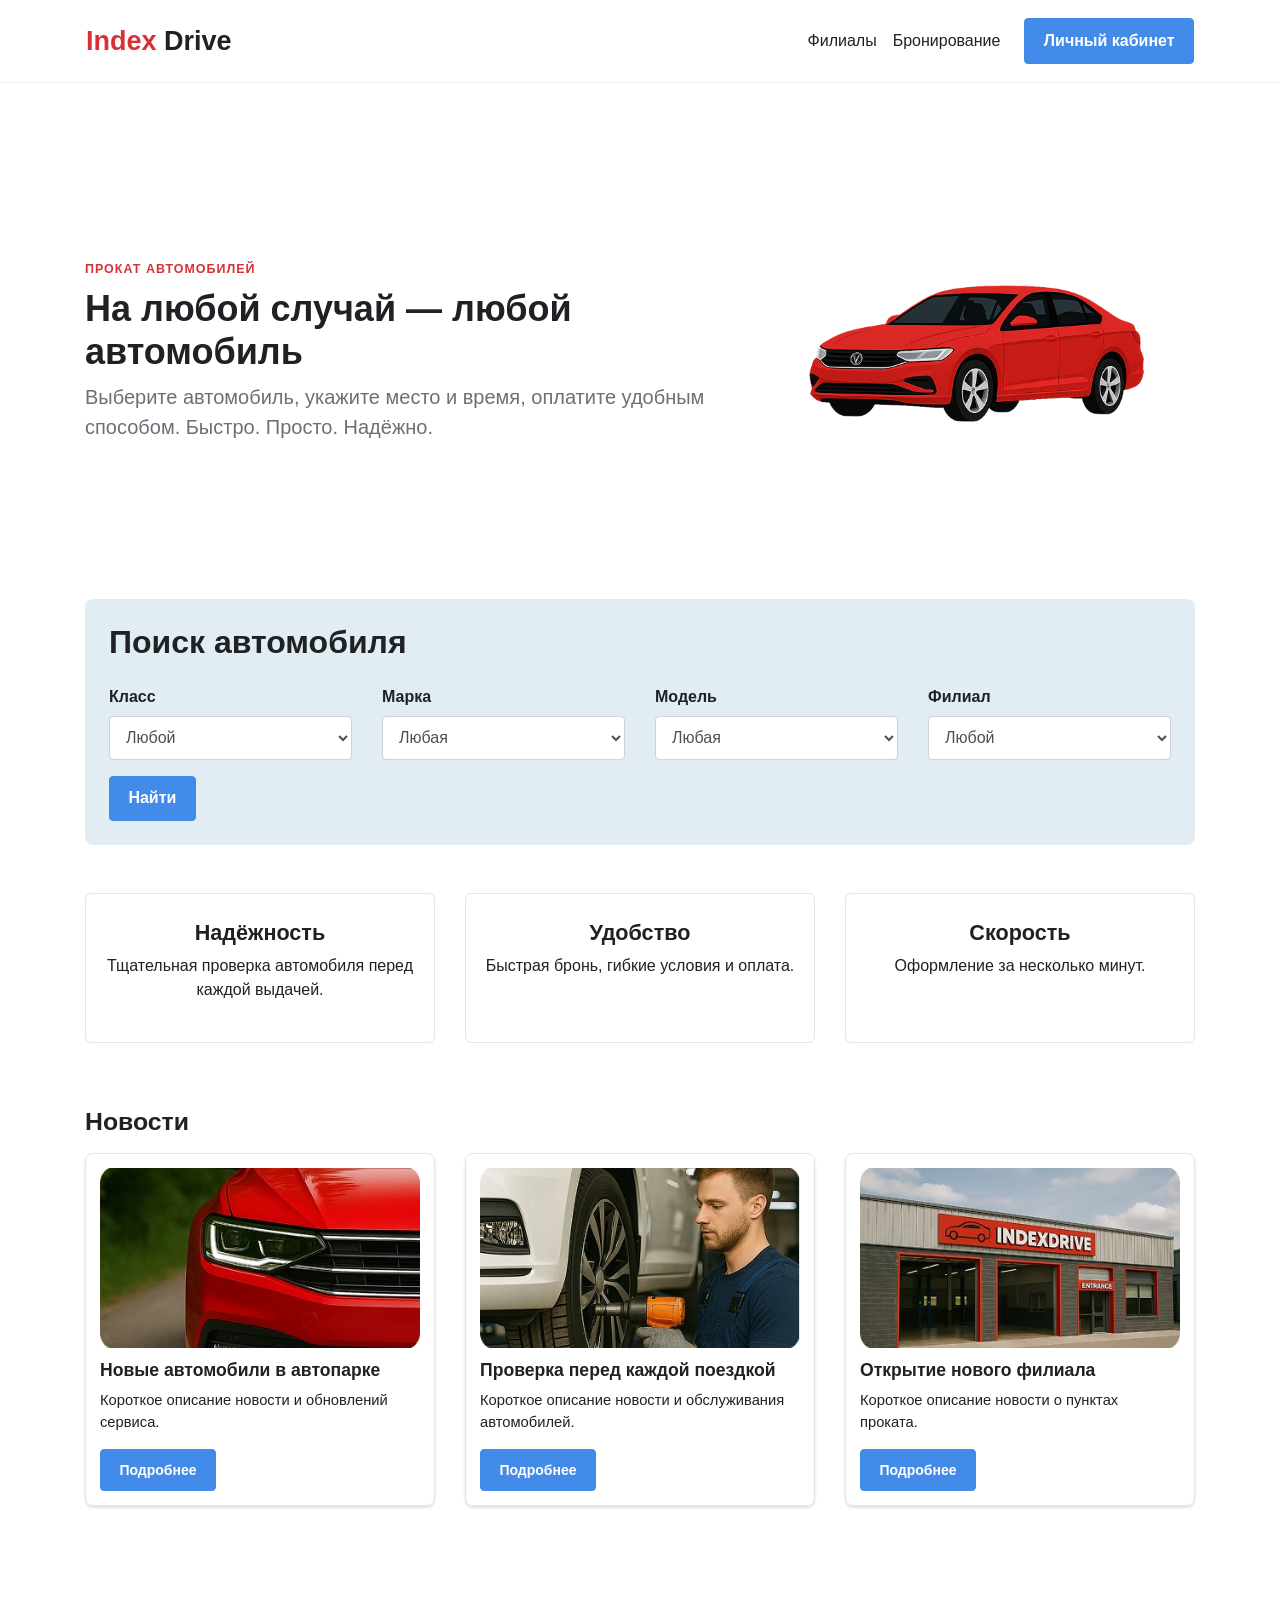
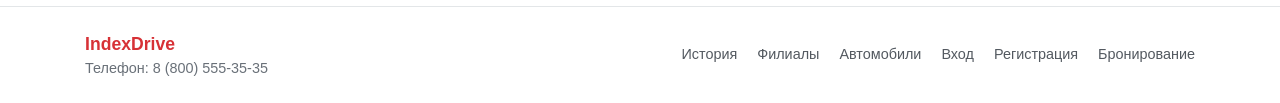
<file: indexdrive/index.html>
<!DOCTYPE html>
<html lang="ru">

<head>
    <meta charset="utf-8">
    <meta name="viewport" content="width=device-width, initial-scale=1">
    <meta name="author" content="Фатеев Владислав">
    <meta name="description" content="IndexDrive — аренда автомобилей">
    <title>IndexDrive — аренда автомобилей</title>
    <link rel="stylesheet" href="https://cdn.jsdelivr.net/npm/bootstrap@4.6.2/dist/css/bootstrap.min.css">
    <link rel="stylesheet" href="styles.css">
</head>

<body>

    <!-- шапка сайта -->
    <header class="header">
        <nav class="navbar navbar-expand-lg navbar-light container">
            <a class="navbar-brand" href="index.html">Index <span>Drive</span></a>

            <button class="navbar-toggler" type="button" data-toggle="collapse" data-target="#nav"
                aria-label="Меню">
                <span class="navbar-toggler-icon"></span>
            </button>

            <div class="collapse navbar-collapse" id="nav">
                <ul class="navbar-nav ml-auto align-items-lg-center">
                    <li class="nav-item">
                        <a class="nav-link" href="branches.html">Филиалы</a>
                    </li>
                    <li class="nav-item">
                        <a class="nav-link" href="booking.html">Бронирование</a>
                    </li>
                    <li class="nav-item ml-lg-3">
                        <a class="btn btn-primary" href="login.html">Личный кабинет</a>
                    </li>
                </ul>
            </div>
        </nav>
    </header>

    <main class="container content">

        <!-- первый экран -->
        <section class="row align-items-center promo">
            <div class="col-lg-7">
                <p class="subtitle">Прокат автомобилей</p>
                <h1>На любой случай — любой автомобиль</h1>
                <p class="lead">
                    Выберите автомобиль, укажите место и время, оплатите удобным способом.
                    Быстро. Просто. Надёжно.
                </p>
            </div>
            <div class="col-lg-5">
                <img class="promo-img" src="images/car-main.png" alt="Автомобиль IndexDrive">
            </div>
        </section>

        <!-- форма поиска -->
        <section class="search">
            <h2>Поиск автомобиля</h2>

            <div class="row align-items-end">
                <div class="form-group col-md-3">
                    <label for="class">Класс</label>
                    <select class="form-control" id="class">
                        <option>Любой</option>
                        <option>Эконом</option>
                        <option>Комфорт</option>
                        <option>Премиум</option>
                    </select>
                </div>

                <div class="form-group col-md-3">
                    <label for="make">Марка</label>
                    <select class="form-control" id="make">
                        <option>Любая</option>
                        <option>Toyota</option>
                        <option>BMW</option>
                        <option>Kia</option>
                    </select>
                </div>

                <div class="form-group col-md-3">
                    <label for="model">Модель</label>
                    <select class="form-control" id="model">
                        <option>Любая</option>
                        <option>Camry</option>
                        <option>5 Series</option>
                        <option>Rio</option>
                    </select>
                </div>

                <div class="form-group col-md-3">
                    <label for="branch">Филиал</label>
                    <select class="form-control" id="branch">
                        <option>Любой</option>
                        <option>Центр</option>
                        <option>Аэропорт</option>
                    </select>
                </div>

                <div class="col-12">
                    <a class="btn btn-primary" href="vehicles.html">Найти</a>
                </div>
            </div>
        </section>

        <!-- преимущества -->
        <section class="block">
            <div class="row">
                <article class="col-md-4 mb-3">
                    <div class="advantage">
                        <h3>Надёжность</h3>
                        <p>Тщательная проверка автомобиля перед каждой выдачей.</p>
                    </div>
                </article>
                <article class="col-md-4 mb-3">
                    <div class="advantage">
                        <h3>Удобство</h3>
                        <p>Быстрая бронь, гибкие условия и оплата.</p>
                    </div>
                </article>
                <article class="col-md-4 mb-3">
                    <div class="advantage">
                        <h3>Скорость</h3>
                        <p>Оформление за несколько минут.</p>
                    </div>
                </article>
            </div>
        </section>

        <!-- новости -->
        <section class="block">
            <h2>Новости</h2>

            <div class="row mt-3">
                <article class="col-md-4 mb-4">
                    <div class="news-block">
                        <img src="images/news-car.jpg" alt="Новость 1">
                        <h3>Новые автомобили в автопарке</h3>
                        <p>Короткое описание новости и обновлений сервиса.</p>
                        <a class="btn btn-primary btn-sm" href="history.html">Подробнее</a>
                    </div>
                </article>

                <article class="col-md-4 mb-4">
                    <div class="news-block">
                        <img src="images/news-service.jpg" alt="Новость 2">
                        <h3>Проверка перед каждой поездкой</h3>
                        <p>Короткое описание новости и обслуживания автомобилей.</p>
                        <a class="btn btn-primary btn-sm" href="history.html">Подробнее</a>
                    </div>
                </article>

                <article class="col-md-4 mb-4">
                    <div class="news-block">
                        <img src="images/news-branch.jpg" alt="Новость 3">
                        <h3>Открытие нового филиала</h3>
                        <p>Короткое описание новости о пунктах проката.</p>
                        <a class="btn btn-primary btn-sm" href="branches.html">Подробнее</a>
                    </div>
                </article>
            </div>
        </section>

    </main>

    <!-- подвал -->
    <footer class="footer">
        <div class="container footer-top">
            <div>
                <a class="footer-name" href="index.html">IndexDrive</a>
                <p>Телефон: 8 (800) 555-35-35</p>
            </div>

            <nav class="footer-menu">
                <a href="history.html">История</a>
                <a href="branches.html">Филиалы</a>
                <a href="vehicles.html">Автомобили</a>
                <a href="login.html">Вход</a>
                <a href="register.html">Регистрация</a>
                <a href="booking.html">Бронирование</a>
            </nav>
        </div>
    </footer>

    <script src="https://code.jquery.com/jquery-3.5.1.slim.min.js"></script>
    <script src="https://cdn.jsdelivr.net/npm/bootstrap@4.6.2/dist/js/bootstrap.bundle.min.js"></script>
</body>

</html>
</file>
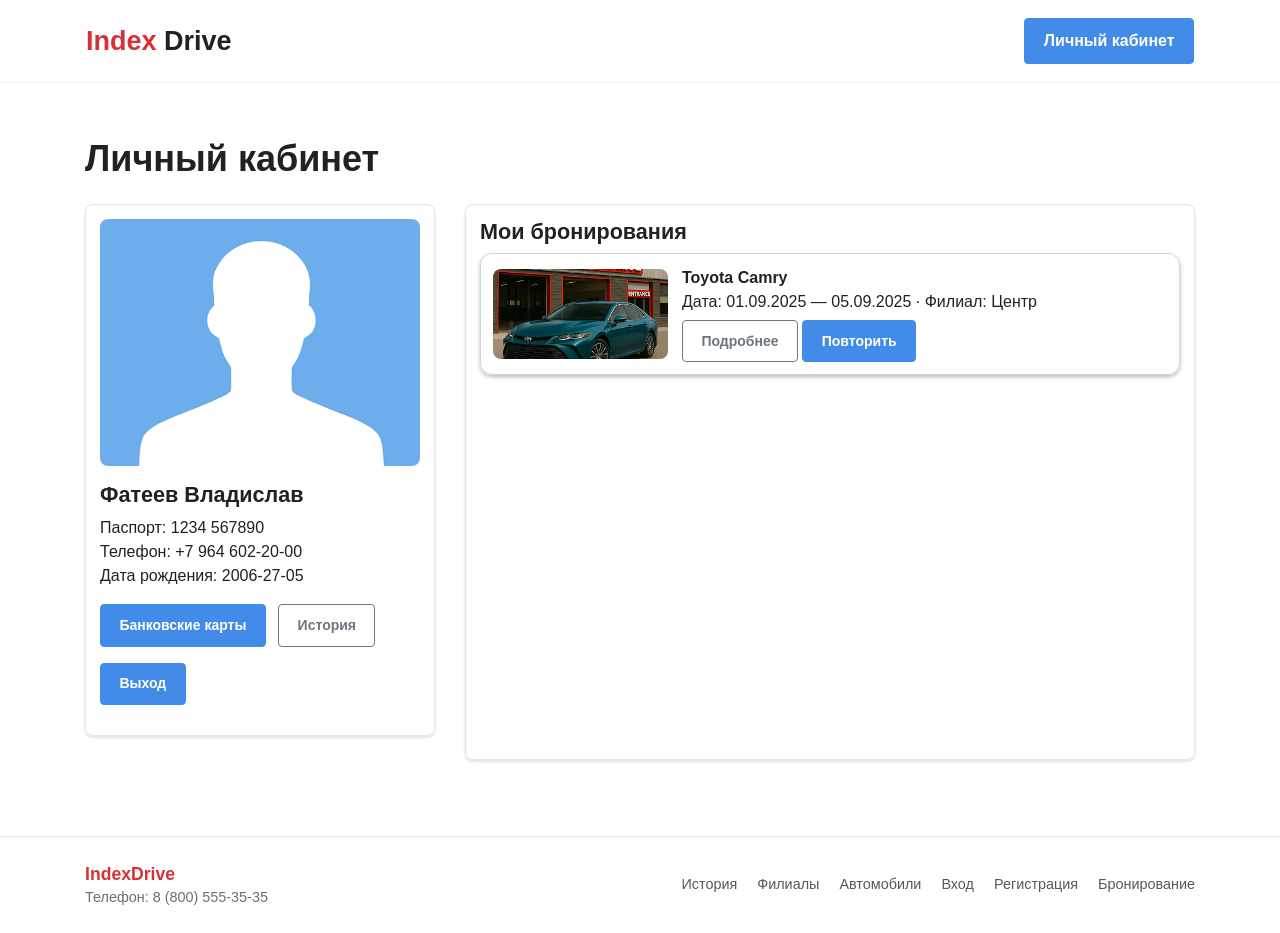
<file: indexdrive/account.html>
<!DOCTYPE html>
<html lang="ru">

<head>
    <meta charset="utf-8">
    <meta name="viewport" content="width=device-width, initial-scale=1">
    <title>Личный кабинет — IndexDrive</title>
    <link rel="stylesheet" href="https://cdn.jsdelivr.net/npm/bootstrap@4.6.2/dist/css/bootstrap.min.css">
    <link rel="stylesheet" href="styles.css">
</head>

<body>

    <header class="header">
        <nav class="navbar navbar-expand-lg navbar-light container">
            <a class="navbar-brand" href="index.html">Index <span>Drive</span></a>
            <a class="btn btn-primary ml-auto" href="login.html">Личный кабинет</a>
        </nav>
    </header>

    <main class="container content">
        <h1>Личный кабинет</h1>

        <div class="row mt-4">
            <aside class="col-lg-4 mb-4">
                <section class="panel">
                    <img class="avatar" src="images/avatar.png" alt="Фото профиля">
                    <h2 class="mt-3">Фатеев Владислав</h2>
                    <p>
                        Паспорт: 1234 567890<br>
                        Телефон: +7 964 602-20-00<br>
                        Дата рождения: 2006-27-05
                    </p>
                    <a class="btn btn-primary btn-sm" href="cards.html">Банковские карты</a>
                    <a class="btn btn-outline-secondary btn-sm ml-2" href="history.html">История</a>
                    <p class="mt-3">
                        <a class="btn btn-primary btn-sm" href="login.html">Выход</a>
                    </p>
                </section>
            </aside>

            <section class="col-lg-8">
                <div class="panel h-100">
                    <h2>Мои бронирования</h2>

                    <article class="booking-item">
                        <img src="images/car-toyota.png" alt="Toyota Camry">
                        <div>
                            <strong>Toyota Camry</strong>
                            <p>Дата: 01.09.2025 — 05.09.2025 · Филиал: Центр</p>
                            <a class="btn btn-outline-secondary btn-sm" href="booking-history.html">Подробнее</a>
                            <a class="btn btn-primary btn-sm" href="booking.html">Повторить</a>
                        </div>
                    </article>
                </div>
            </section>
        </div>
    </main>

    <footer class="footer">
        <div class="container footer-top">
            <div>
                <a class="footer-name" href="index.html">IndexDrive</a>
                <p>Телефон: 8 (800) 555-35-35</p>
            </div>

            <nav class="footer-menu">
                <a href="history.html">История</a>
                <a href="branches.html">Филиалы</a>
                <a href="vehicles.html">Автомобили</a>
                <a href="login.html">Вход</a>
                <a href="register.html">Регистрация</a>
                <a href="booking.html">Бронирование</a>
            </nav>
        </div>
    </footer>

</body>

</html>
</file>
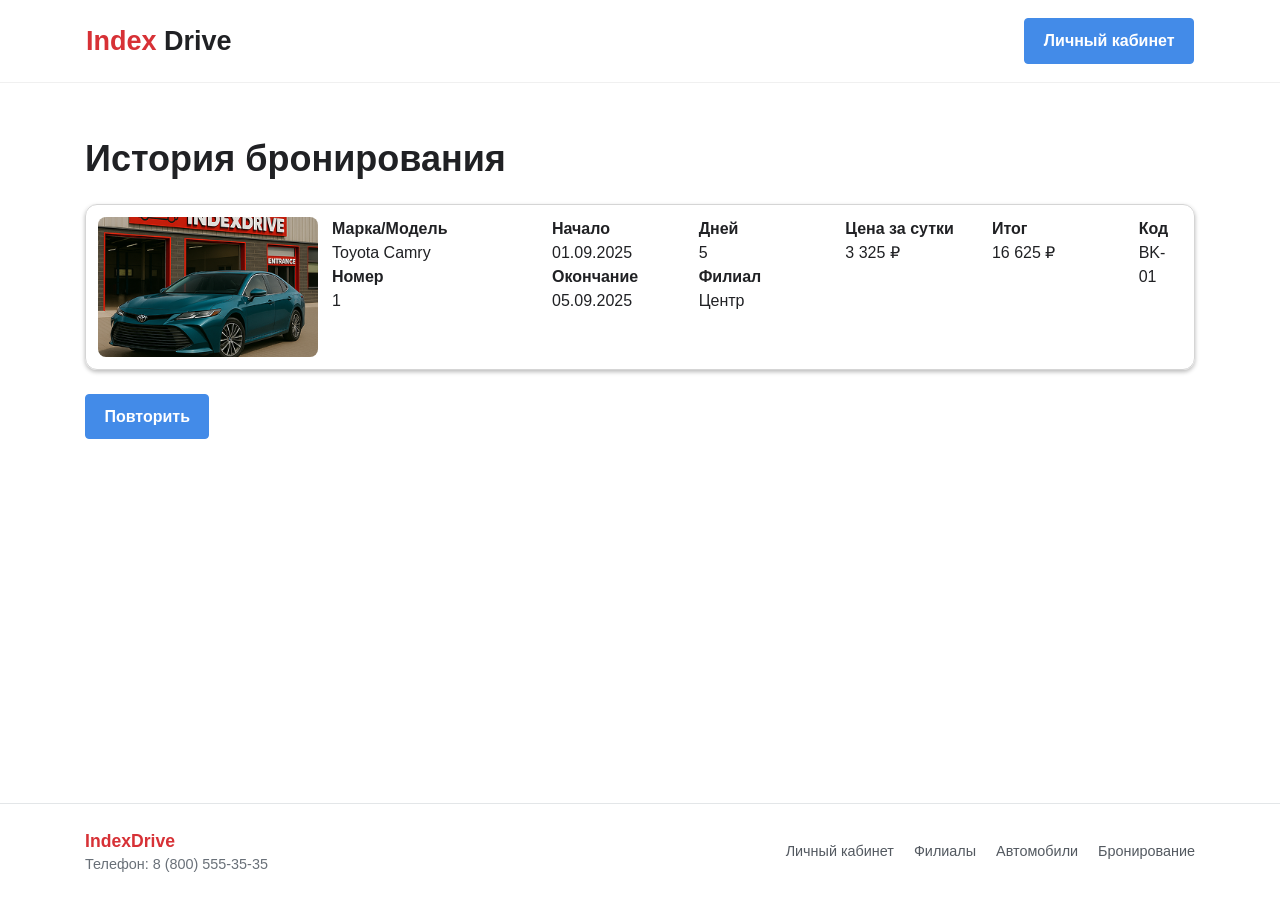
<file: indexdrive/booking-history.html>
<!DOCTYPE html>
<html lang="ru">

<head>
    <meta charset="utf-8">
    <meta name="viewport" content="width=device-width, initial-scale=1">
    <title>История бронирования — IndexDrive</title>
    <link rel="stylesheet" href="https://cdn.jsdelivr.net/npm/bootstrap@4.6.2/dist/css/bootstrap.min.css">
    <link rel="stylesheet" href="styles.css">
</head>

<body>

    <header class="header">
        <nav class="navbar navbar-expand-lg navbar-light container">
            <a class="navbar-brand" href="index.html">Index <span>Drive</span></a>
            <a class="btn btn-primary ml-auto" href="account.html">Личный кабинет</a>
        </nav>
    </header>

    <main class="container content">
        <h1>История бронирования</h1>

        <article class="history-item mt-4">
            <img src="images/car-toyota.png" alt="Toyota Camry">

            <div class="row flex-grow-1">
                <div class="col-md-3">
                    <strong>Марка/Модель</strong><br>
                    Toyota Camry<br>
                    <strong>Номер</strong><br>
                    1
                </div>

                <div class="col-md-2">
                    <strong>Начало</strong><br>
                    01.09.2025<br>
                    <strong>Окончание</strong><br>
                    05.09.2025
                </div>

                <div class="col-md-2">
                    <strong>Дней</strong><br>
                    5<br>
                    <strong>Филиал</strong><br>
                    Центр
                </div>

                <div class="col-md-2">
                    <strong>Цена за сутки</strong><br>
                    3 325 ₽
                </div>

                <div class="col-md-2">
                    <strong>Итог</strong><br>
                    16 625 ₽
                </div>

                <div class="col-md-1">
                    <strong>Код</strong><br>
                    BK-01
                </div>
            </div>
        </article>

        <a class="btn btn-primary mt-4" href="booking.html">Повторить</a>
    </main>

    <footer class="footer">
        <div class="container footer-top">
            <div>
                <a class="footer-name" href="index.html">IndexDrive</a>
                <p>Телефон: 8 (800) 555-35-35</p>
            </div>

            <nav class="footer-menu">
                <a href="account.html">Личный кабинет</a>
                <a href="branches.html">Филиалы</a>
                <a href="vehicles.html">Автомобили</a>
                <a href="booking.html">Бронирование</a>
            </nav>
        </div>
    </footer>

</body>

</html>
</file>
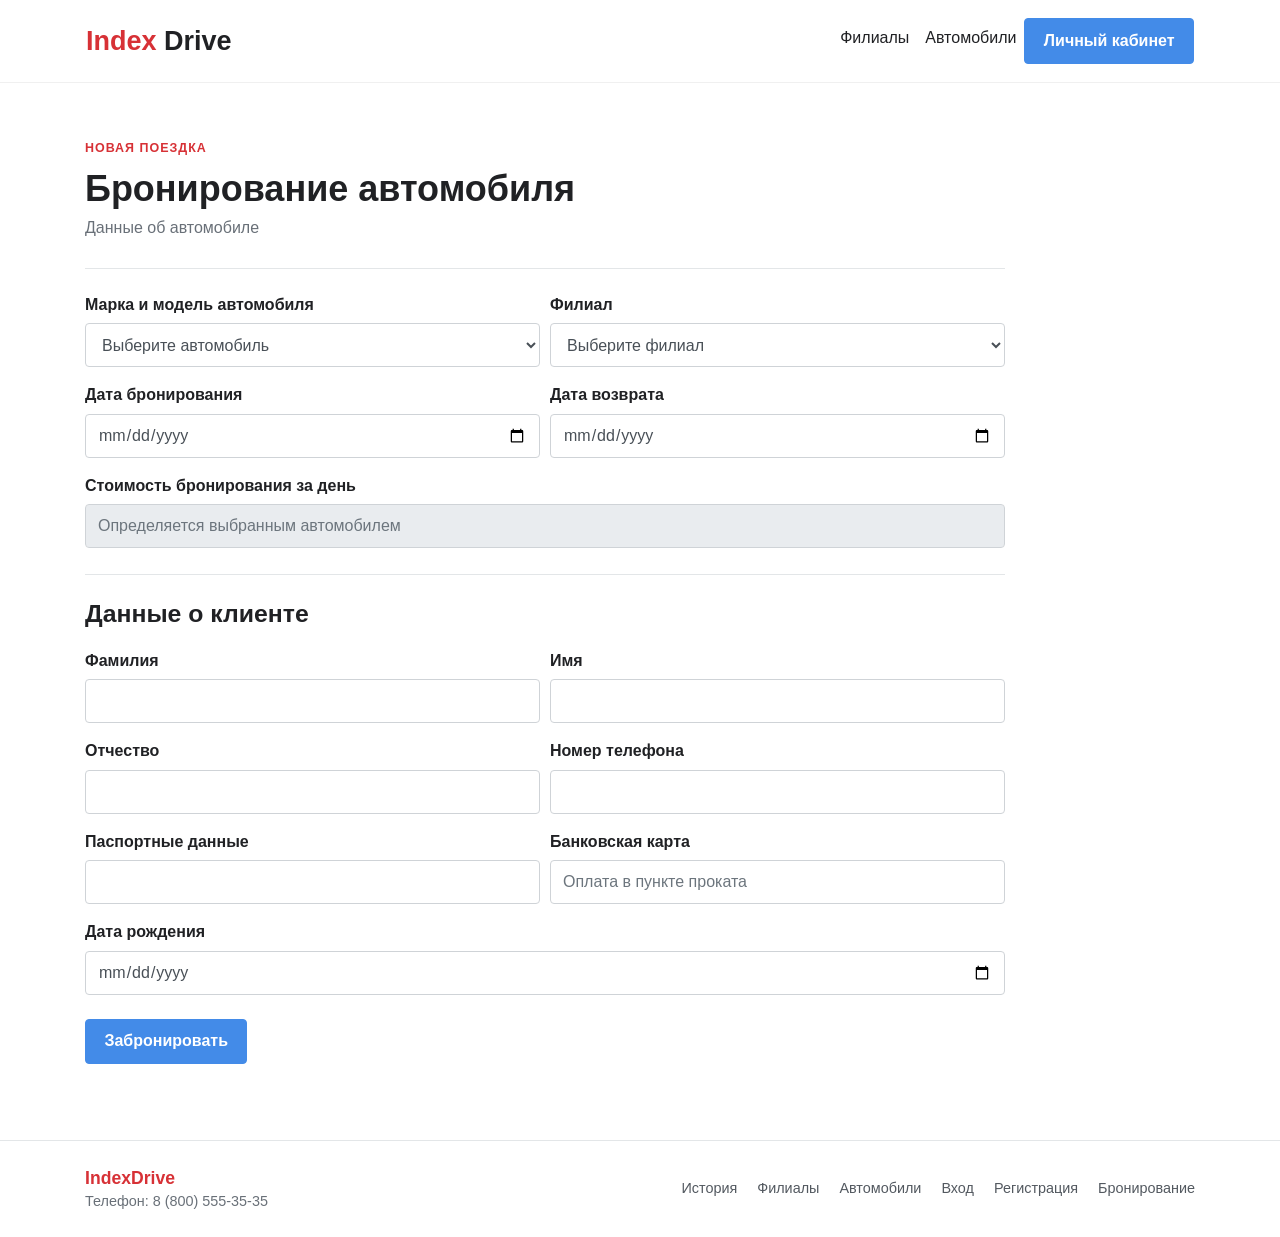
<file: indexdrive/booking.html>
<!DOCTYPE html>
<html lang="ru">

<head>
    <meta charset="utf-8">
    <meta name="viewport" content="width=device-width, initial-scale=1">
    <title>Бронирование — IndexDrive</title>
    <link rel="stylesheet" href="https://cdn.jsdelivr.net/npm/bootstrap@4.6.2/dist/css/bootstrap.min.css">
    <link rel="stylesheet" href="styles.css">
</head>

<body>

    <header class="header">
        <nav class="navbar navbar-expand-lg navbar-light container">
            <a class="navbar-brand" href="index.html">Index <span>Drive</span></a>

            <button class="navbar-toggler" type="button" data-toggle="collapse" data-target="#nav"
                aria-label="Меню">
                <span class="navbar-toggler-icon"></span>
            </button>

            <div class="collapse navbar-collapse" id="nav">
                <ul class="navbar-nav ml-auto">
                    <li class="nav-item">
                        <a class="nav-link" href="branches.html">Филиалы</a>
                    </li>
                    <li class="nav-item">
                        <a class="nav-link" href="vehicles.html">Автомобили</a>
                    </li>
                    <li class="nav-item">
                        <a class="btn btn-primary" href="login.html">Личный кабинет</a>
                    </li>
                </ul>
            </div>
        </nav>
    </header>

    <main class="container content form-block">
        <div class="row">
            <div class="col-lg-10">
                <p class="subtitle">Новая поездка</p>
                <h1>Бронирование автомобиля</h1>
                <p class="form-text">Данные об автомобиле</p>

                <div>
                    <!-- данные об автомобиле -->
                    <section class="form-part">
                        <div class="form-row">
                            <div class="form-group col-md-6">
                                <label for="car">Марка и модель автомобиля</label>
                                <select class="form-control" id="car">
                                    <option value="">Выберите автомобиль</option>
                                    <option>Комфортный седан</option>
                                    <option>Семейный кроссовер</option>
                                    <option>Городское купе</option>
                                </select>
                            </div>

                            <div class="form-group col-md-6">
                                <label for="branch">Филиал</label>
                                <select class="form-control" id="branch">
                                    <option value="">Выберите филиал</option>
                                    <option>Москва — Центр</option>
                                    <option>Санкт-Петербург</option>
                                    <option>Казань — Аэропорт</option>
                                </select>
                            </div>
                        </div>

                        <div class="form-row">
                            <div class="form-group col-md-6">
                                <label for="pickup">Дата бронирования</label>
                                <input class="form-control" type="date" id="pickup">
                            </div>

                            <div class="form-group col-md-6">
                                <label for="return">Дата возврата</label>
                                <input class="form-control" type="date" id="return">
                            </div>
                        </div>

                        <div class="form-group">
                            <label for="price">Стоимость бронирования за день</label>
                            <input class="form-control" id="price" disabled
                                placeholder="Определяется выбранным автомобилем">
                        </div>
                    </section>

                    <!-- данные о клиенте -->
                    <section class="form-part">
                        <h2>Данные о клиенте</h2>

                        <div class="form-row">
                            <div class="form-group col-md-6">
                                <label for="last">Фамилия</label>
                                <input class="form-control" id="last">
                            </div>

                            <div class="form-group col-md-6">
                                <label for="first">Имя</label>
                                <input class="form-control" id="first">
                            </div>
                        </div>

                        <div class="form-row">
                            <div class="form-group col-md-6">
                                <label for="middle">Отчество</label>
                                <input class="form-control" id="middle">
                            </div>

                            <div class="form-group col-md-6">
                                <label for="phone">Номер телефона</label>
                                <input class="form-control" type="tel" id="phone">
                            </div>
                        </div>

                        <div class="form-row">
                            <div class="form-group col-md-6">
                                <label for="passport">Паспортные данные</label>
                                <input class="form-control" id="passport">
                            </div>

                            <div class="form-group col-md-6">
                                <label for="card">Банковская карта</label>
                                <input class="form-control" id="card" placeholder="Оплата в пункте проката">
                            </div>
                        </div>

                        <div class="form-group">
                            <label for="birth">Дата рождения</label>
                            <input class="form-control" type="date" id="birth">
                        </div>
                    </section>

                    <a class="btn btn-primary mt-2" href="account.html">Забронировать</a>
                </div>
            </div>
        </div>
    </main>

    <footer class="footer">
        <div class="container footer-top">
            <div>
                <a class="footer-name" href="index.html">IndexDrive</a>
                <p>Телефон: 8 (800) 555-35-35</p>
            </div>

            <nav class="footer-menu">
                <a href="history.html">История</a>
                <a href="branches.html">Филиалы</a>
                <a href="vehicles.html">Автомобили</a>
                <a href="login.html">Вход</a>
                <a href="register.html">Регистрация</a>
                <a href="booking.html">Бронирование</a>
            </nav>
        </div>
    </footer>

    <script src="https://code.jquery.com/jquery-3.5.1.slim.min.js"></script>
    <script src="https://cdn.jsdelivr.net/npm/bootstrap@4.6.2/dist/js/bootstrap.bundle.min.js"></script>
</body>

</html>
</file>
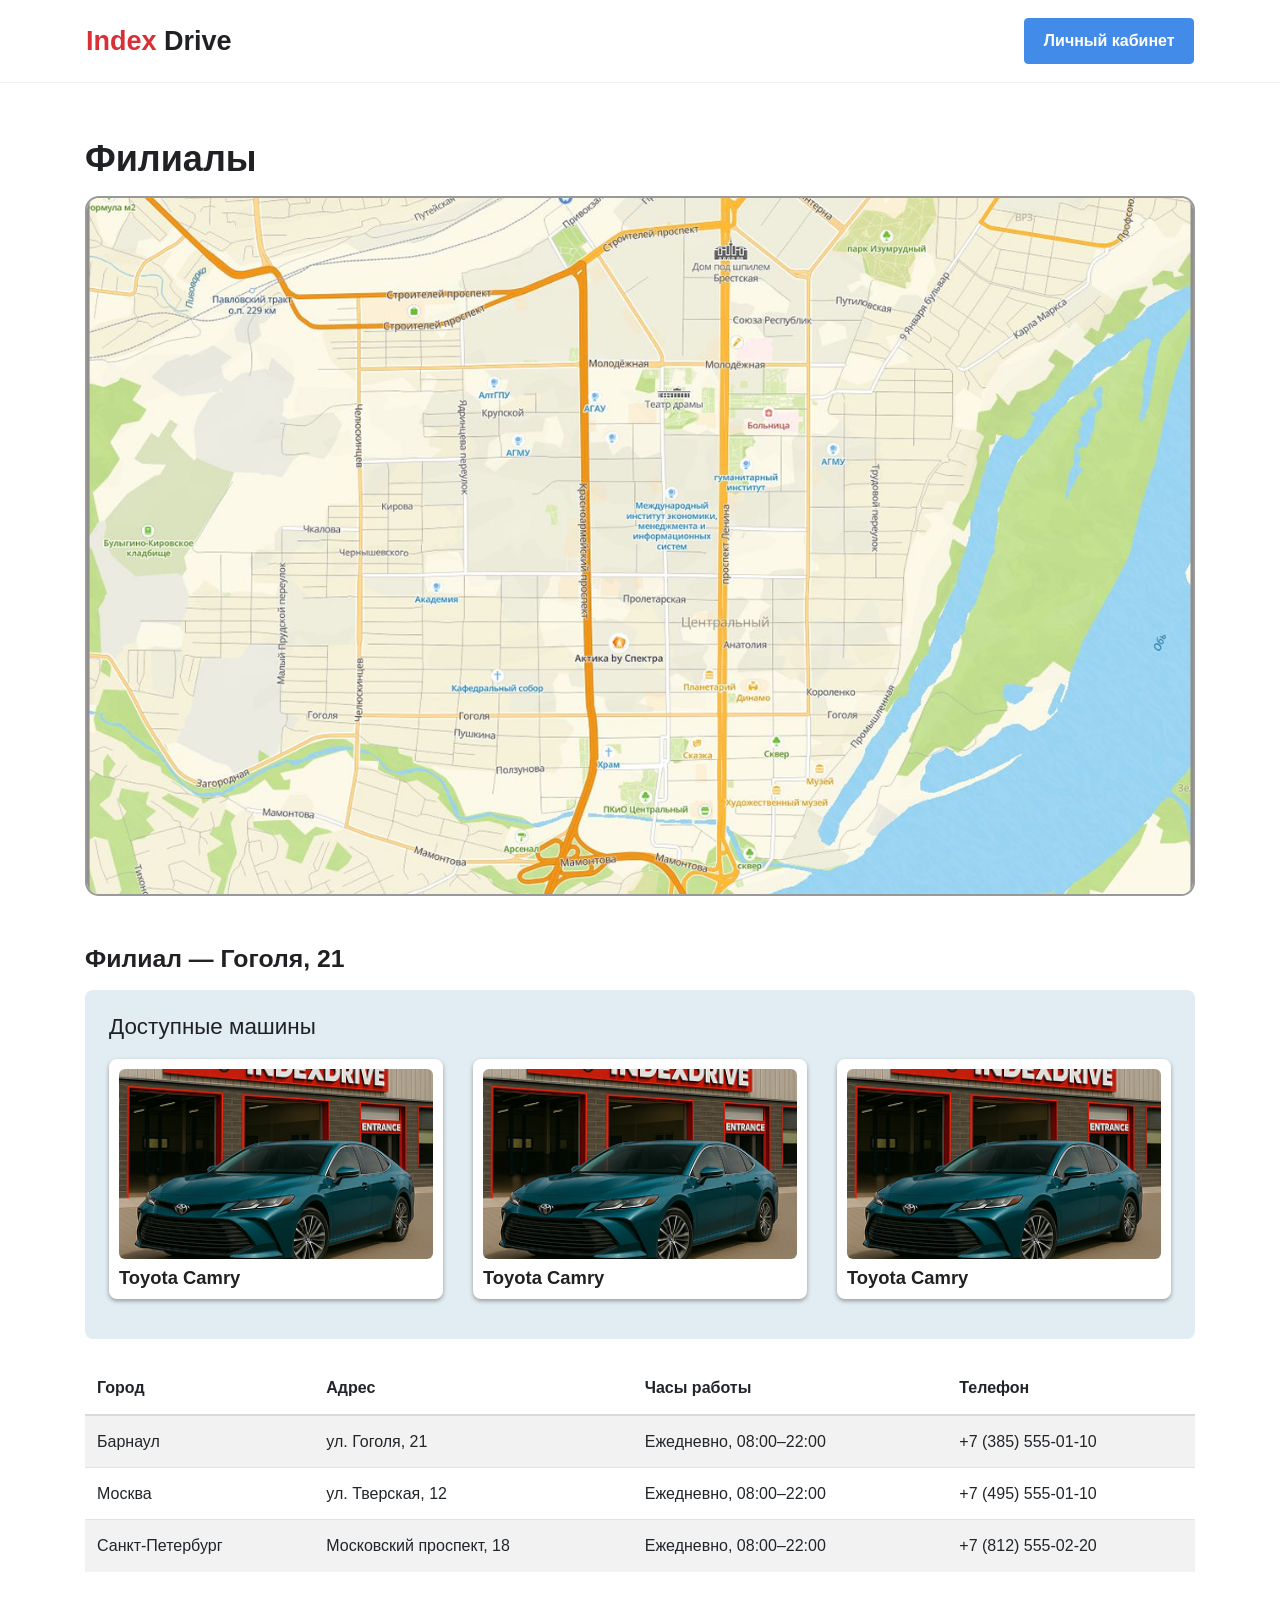
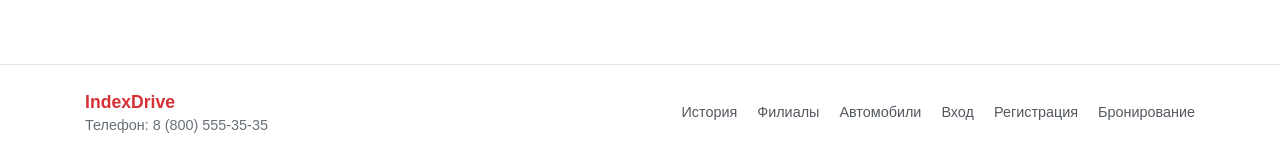
<file: indexdrive/branches.html>
<!DOCTYPE html>
<html lang="ru">

<head>
    <meta charset="utf-8">
    <meta name="viewport" content="width=device-width, initial-scale=1">
    <title>Филиалы — IndexDrive</title>
    <link rel="stylesheet" href="https://cdn.jsdelivr.net/npm/bootstrap@4.6.2/dist/css/bootstrap.min.css">
    <link rel="stylesheet" href="styles.css">
</head>

<body>

    <header class="header">
        <nav class="navbar navbar-expand-lg navbar-light container">
            <a class="navbar-brand" href="index.html">Index <span>Drive</span></a>
            <a class="btn btn-primary ml-auto" href="login.html">Личный кабинет</a>
        </nav>
    </header>

    <main class="container content">
        <h1>Филиалы</h1>

        <img class="map-img mt-3" src="images/map.png" alt="Карта расположения филиалов IndexDrive">

        <h2 class="mt-5">Филиал — Гоголя, 21</h2>

        <section class="cars-list mt-3">
            <h3>Доступные машины</h3>

            <div class="row">
                <article class="col-md-4 mb-3">
                    <div class="car-mini">
                        <img src="images/car-toyota.png" alt="Toyota Camry">
                        <h4>Toyota Camry</h4>
                    </div>
                </article>

                <article class="col-md-4 mb-3">
                    <div class="car-mini">
                        <img src="images/car-toyota.png" alt="Toyota Camry">
                        <h4>Toyota Camry</h4>
                    </div>
                </article>

                <article class="col-md-4 mb-3">
                    <div class="car-mini">
                        <img src="images/car-toyota.png" alt="Toyota Camry">
                        <h4>Toyota Camry</h4>
                    </div>
                </article>
            </div>
        </section>

        <!-- таблица с адресами -->
        <div class="table-responsive mt-4">
            <table class="table table-striped">
                <thead>
                    <tr>
                        <th>Город</th>
                        <th>Адрес</th>
                        <th>Часы работы</th>
                        <th>Телефон</th>
                    </tr>
                </thead>
                <tbody>
                    <tr>
                        <td>Барнаул</td>
                        <td>ул. Гоголя, 21</td>
                        <td>Ежедневно, 08:00–22:00</td>
                        <td>+7 (385) 555-01-10</td>
                    </tr>
                    <tr>
                        <td>Москва</td>
                        <td>ул. Тверская, 12</td>
                        <td>Ежедневно, 08:00–22:00</td>
                        <td>+7 (495) 555-01-10</td>
                    </tr>
                    <tr>
                        <td>Санкт-Петербург</td>
                        <td>Московский проспект, 18</td>
                        <td>Ежедневно, 08:00–22:00</td>
                        <td>+7 (812) 555-02-20</td>
                    </tr>
                </tbody>
            </table>
        </div>
    </main>

    <footer class="footer">
        <div class="container footer-top">
            <div>
                <a class="footer-name" href="index.html">IndexDrive</a>
                <p>Телефон: 8 (800) 555-35-35</p>
            </div>

            <nav class="footer-menu">
                <a href="history.html">История</a>
                <a href="branches.html">Филиалы</a>
                <a href="vehicles.html">Автомобили</a>
                <a href="login.html">Вход</a>
                <a href="register.html">Регистрация</a>
                <a href="booking.html">Бронирование</a>
            </nav>
        </div>
    </footer>

</body>

</html>
</file>
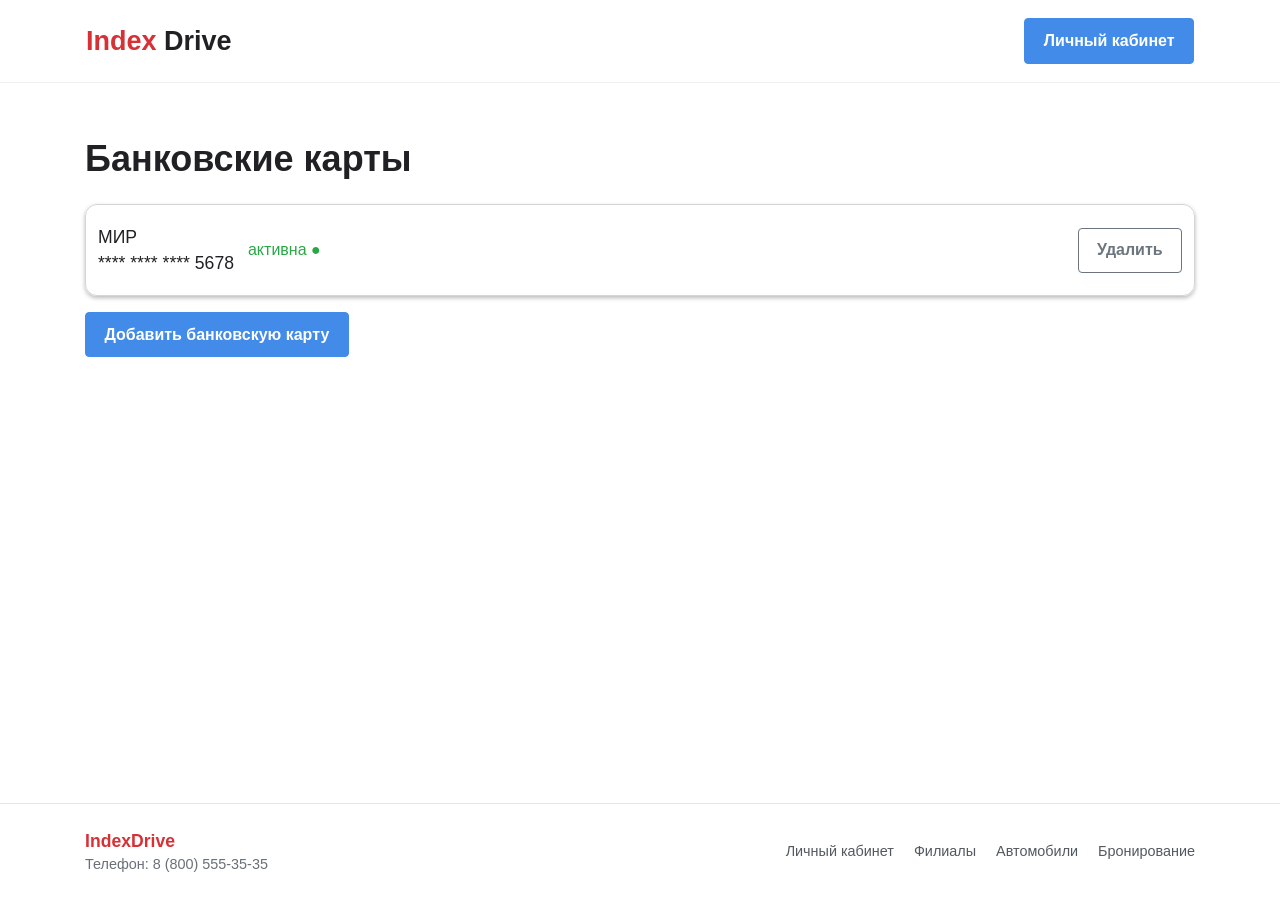
<file: indexdrive/cards.html>
<!DOCTYPE html>
<html lang="ru">

<head>
    <meta charset="utf-8">
    <meta name="viewport" content="width=device-width, initial-scale=1">
    <title>Банковские карты — IndexDrive</title>
    <link rel="stylesheet" href="https://cdn.jsdelivr.net/npm/bootstrap@4.6.2/dist/css/bootstrap.min.css">
    <link rel="stylesheet" href="styles.css">
</head>

<body>

    <header class="header">
        <nav class="navbar navbar-expand-lg navbar-light container">
            <a class="navbar-brand" href="index.html">Index <span>Drive</span></a>
            <a class="btn btn-primary ml-auto" href="account.html">Личный кабинет</a>
        </nav>
    </header>

    <main class="container content">
        <h1>Банковские карты</h1>

        <section class="card-item mt-4">
            <div>
                <span>МИР</span><br>
                **** **** **** 5678
            </div>
            <span class="text-success">активна ●</span>
            <button class="btn btn-outline-secondary">Удалить</button>
        </section>

        <button class="btn btn-primary mt-3">Добавить банковскую карту</button>
    </main>

    <footer class="footer">
        <div class="container footer-top">
            <div>
                <a class="footer-name" href="index.html">IndexDrive</a>
                <p>Телефон: 8 (800) 555-35-35</p>
            </div>

            <nav class="footer-menu">
                <a href="account.html">Личный кабинет</a>
                <a href="branches.html">Филиалы</a>
                <a href="vehicles.html">Автомобили</a>
                <a href="booking.html">Бронирование</a>
            </nav>
        </div>
    </footer>

</body>

</html>
</file>
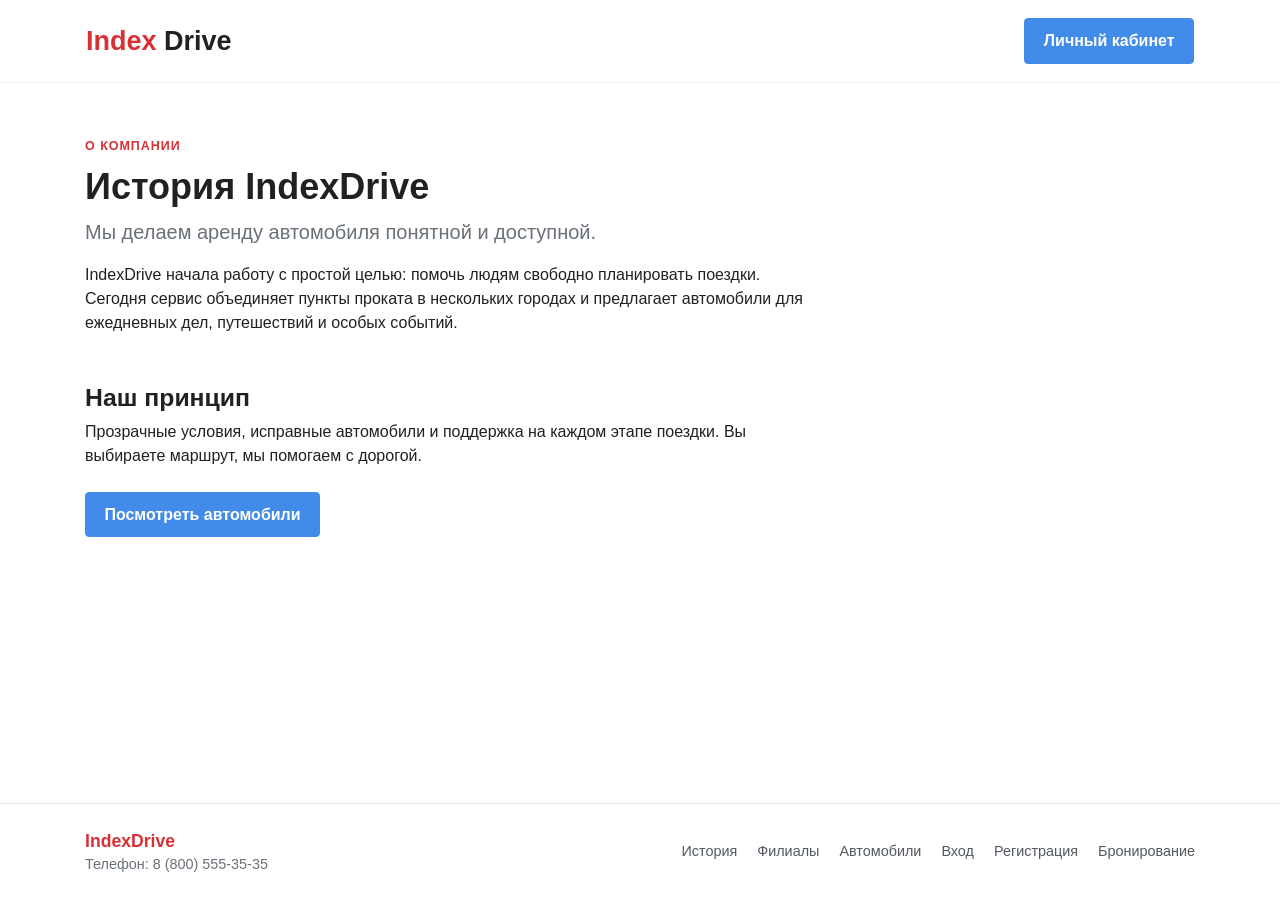
<file: indexdrive/history.html>
<!DOCTYPE html>
<html lang="ru">

<head>
    <meta charset="utf-8">
    <meta name="viewport" content="width=device-width, initial-scale=1">
    <title>История — IndexDrive</title>
    <link rel="stylesheet" href="https://cdn.jsdelivr.net/npm/bootstrap@4.6.2/dist/css/bootstrap.min.css">
    <link rel="stylesheet" href="styles.css">
</head>

<body>

    <header class="header">
        <nav class="navbar navbar-expand-lg navbar-light container">
            <a class="navbar-brand" href="index.html">Index <span>Drive</span></a>
            <a class="btn btn-primary ml-auto" href="login.html">Личный кабинет</a>
        </nav>
    </header>

    <main class="container content">
        <div class="row">
            <article class="col-lg-8">
                <p class="subtitle">О компании</p>
                <h1>История IndexDrive</h1>
                <p class="lead">Мы делаем аренду автомобиля понятной и доступной.</p>

                <p>
                    IndexDrive начала работу с простой целью: помочь людям свободно планировать поездки.
                    Сегодня сервис объединяет пункты проката в нескольких городах и предлагает автомобили
                    для ежедневных дел, путешествий и особых событий.
                </p>

                <h2 class="mt-5">Наш принцип</h2>

                <p>
                    Прозрачные условия, исправные автомобили и поддержка на каждом этапе поездки.
                    Вы выбираете маршрут, мы помогаем с дорогой.
                </p>

                <a class="btn btn-primary mt-2" href="vehicles.html">Посмотреть автомобили</a>
            </article>
        </div>
    </main>

    <footer class="footer">
        <div class="container footer-top">
            <div>
                <a class="footer-name" href="index.html">IndexDrive</a>
                <p>Телефон: 8 (800) 555-35-35</p>
            </div>

            <nav class="footer-menu">
                <a href="history.html">История</a>
                <a href="branches.html">Филиалы</a>
                <a href="vehicles.html">Автомобили</a>
                <a href="login.html">Вход</a>
                <a href="register.html">Регистрация</a>
                <a href="booking.html">Бронирование</a>
            </nav>
        </div>
    </footer>

</body>

</html>
</file>
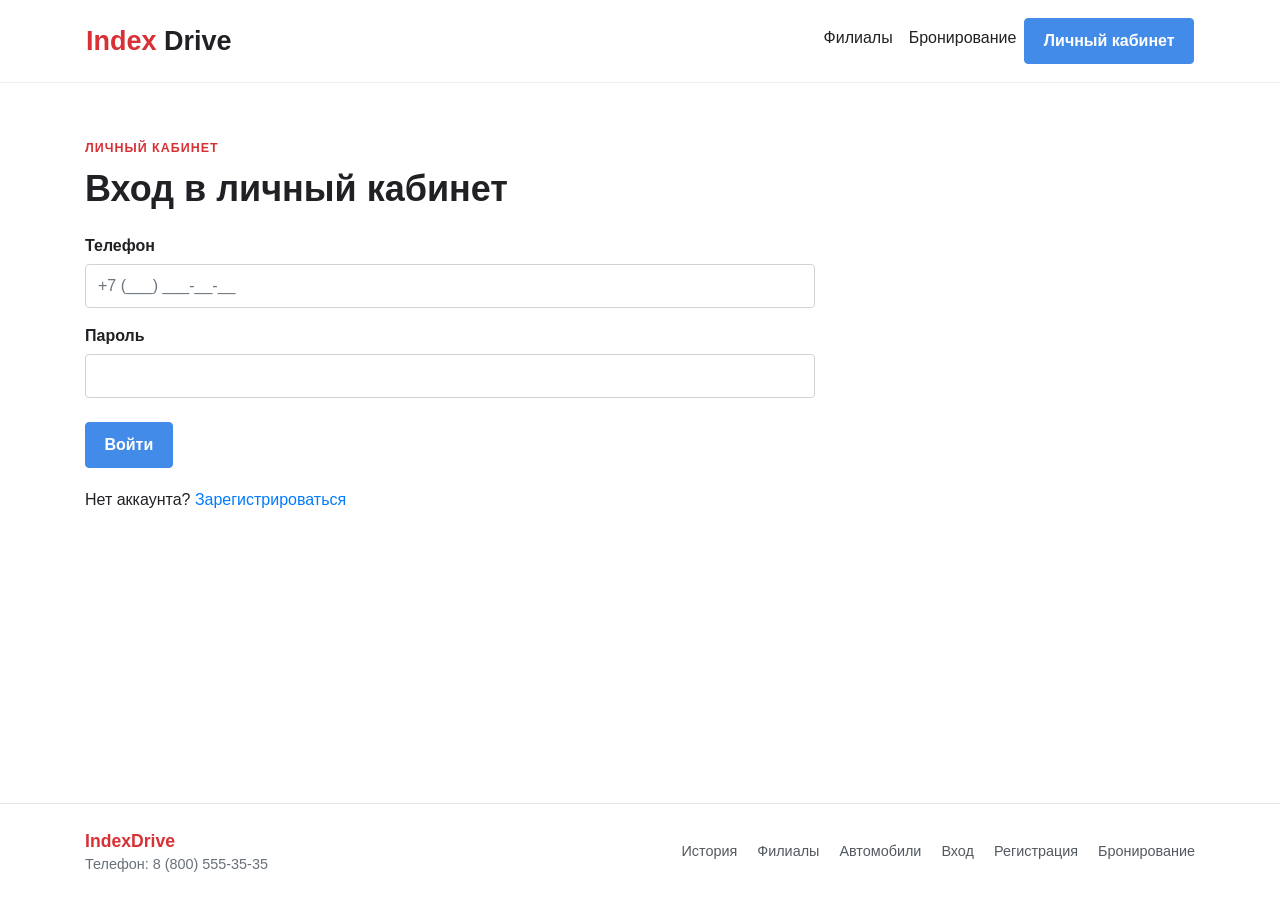
<file: indexdrive/login.html>
<!DOCTYPE html>
<html lang="ru">

<head>
    <meta charset="utf-8">
    <meta name="viewport" content="width=device-width, initial-scale=1">
    <title>Вход — IndexDrive</title>
    <link rel="stylesheet" href="https://cdn.jsdelivr.net/npm/bootstrap@4.6.2/dist/css/bootstrap.min.css">
    <link rel="stylesheet" href="styles.css">
</head>

<body>

    <header class="header">
        <nav class="navbar navbar-expand-lg navbar-light container">
            <a class="navbar-brand" href="index.html">Index <span>Drive</span></a>

            <button class="navbar-toggler" type="button" data-toggle="collapse" data-target="#nav"
                aria-label="Меню">
                <span class="navbar-toggler-icon"></span>
            </button>

            <div class="collapse navbar-collapse" id="nav">
                <ul class="navbar-nav ml-auto">
                    <li class="nav-item">
                        <a class="nav-link" href="branches.html">Филиалы</a>
                    </li>
                    <li class="nav-item">
                        <a class="nav-link" href="booking.html">Бронирование</a>
                    </li>
                    <li class="nav-item">
                        <a class="btn btn-primary" href="login.html">Личный кабинет</a>
                    </li>
                </ul>
            </div>
        </nav>
    </header>

    <main class="container content form-block">
        <div class="row">
            <div class="col-lg-8">
                <p class="subtitle">Личный кабинет</p>
                <h1>Вход в личный кабинет</h1>

                <div class="mt-4">
                    <div class="form-group">
                        <label for="phone">Телефон</label>
                        <input class="form-control" type="tel" id="phone" placeholder="+7 (___) ___-__-__">
                    </div>

                    <div class="form-group">
                        <label for="pass">Пароль</label>
                        <input class="form-control" type="password" id="pass">
                    </div>

                    <a class="btn btn-primary mt-2" href="account.html">Войти</a>
                </div>

                <p class="form-note">
                    Нет аккаунта? <a href="register.html">Зарегистрироваться</a>
                </p>
            </div>
        </div>
    </main>

    <footer class="footer">
        <div class="container footer-top">
            <div>
                <a class="footer-name" href="index.html">IndexDrive</a>
                <p>Телефон: 8 (800) 555-35-35</p>
            </div>

            <nav class="footer-menu">
                <a href="history.html">История</a>
                <a href="branches.html">Филиалы</a>
                <a href="vehicles.html">Автомобили</a>
                <a href="login.html">Вход</a>
                <a href="register.html">Регистрация</a>
                <a href="booking.html">Бронирование</a>
            </nav>
        </div>
    </footer>

    <script src="https://code.jquery.com/jquery-3.5.1.slim.min.js"></script>
    <script src="https://cdn.jsdelivr.net/npm/bootstrap@4.6.2/dist/js/bootstrap.bundle.min.js"></script>
</body>

</html>
</file>
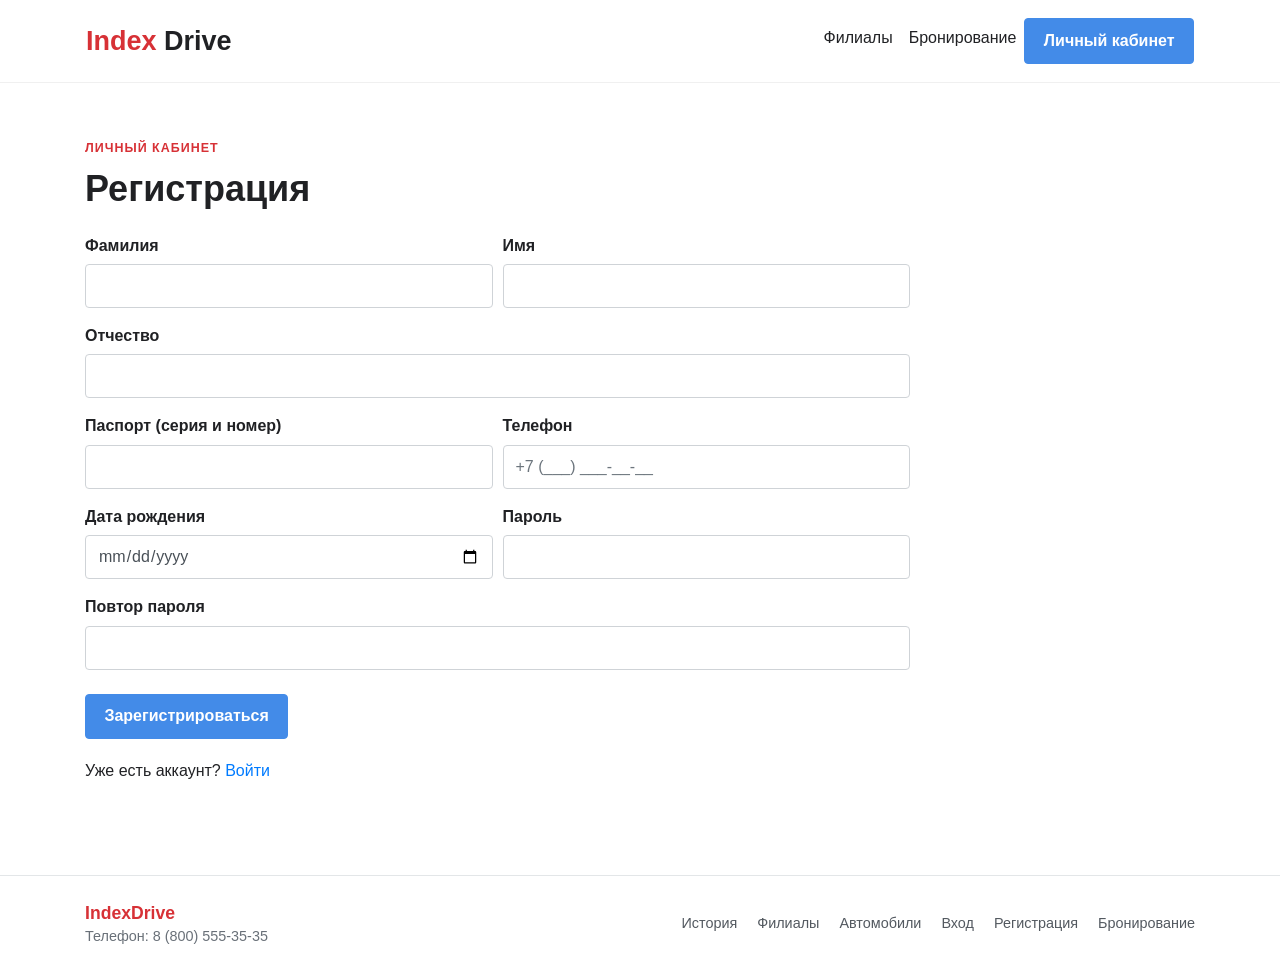
<file: indexdrive/register.html>
<!DOCTYPE html>
<html lang="ru">

<head>
    <meta charset="utf-8">
    <meta name="viewport" content="width=device-width, initial-scale=1">
    <title>Регистрация — IndexDrive</title>
    <link rel="stylesheet" href="https://cdn.jsdelivr.net/npm/bootstrap@4.6.2/dist/css/bootstrap.min.css">
    <link rel="stylesheet" href="styles.css">
</head>

<body>

    <header class="header">
        <nav class="navbar navbar-expand-lg navbar-light container">
            <a class="navbar-brand" href="index.html">Index <span>Drive</span></a>

            <button class="navbar-toggler" type="button" data-toggle="collapse" data-target="#nav"
                aria-label="Меню">
                <span class="navbar-toggler-icon"></span>
            </button>

            <div class="collapse navbar-collapse" id="nav">
                <ul class="navbar-nav ml-auto">
                    <li class="nav-item">
                        <a class="nav-link" href="branches.html">Филиалы</a>
                    </li>
                    <li class="nav-item">
                        <a class="nav-link" href="booking.html">Бронирование</a>
                    </li>
                    <li class="nav-item">
                        <a class="btn btn-primary" href="login.html">Личный кабинет</a>
                    </li>
                </ul>
            </div>
        </nav>
    </header>

    <main class="container content form-block">
        <div class="row">
            <div class="col-lg-9">
                <p class="subtitle">Личный кабинет</p>
                <h1>Регистрация</h1>

                <div class="mt-4">
                    <div class="form-row">
                        <div class="form-group col-md-6">
                            <label for="last">Фамилия</label>
                            <input class="form-control" id="last">
                        </div>

                        <div class="form-group col-md-6">
                            <label for="first">Имя</label>
                            <input class="form-control" id="first">
                        </div>
                    </div>

                    <div class="form-group">
                        <label for="middle">Отчество</label>
                        <input class="form-control" id="middle">
                    </div>

                    <div class="form-row">
                        <div class="form-group col-md-6">
                            <label for="passport">Паспорт (серия и номер)</label>
                            <input class="form-control" id="passport">
                        </div>

                        <div class="form-group col-md-6">
                            <label for="phone">Телефон</label>
                            <input class="form-control" type="tel" id="phone" placeholder="+7 (___) ___-__-__">
                        </div>
                    </div>

                    <div class="form-row">
                        <div class="form-group col-md-6">
                            <label for="birth">Дата рождения</label>
                            <input class="form-control" type="date" id="birth">
                        </div>

                        <div class="form-group col-md-6">
                            <label for="password">Пароль</label>
                            <input class="form-control" type="password" id="password">
                        </div>
                    </div>

                    <div class="form-group">
                        <label for="repeat">Повтор пароля</label>
                        <input class="form-control" type="password" id="repeat">
                    </div>

                    <a class="btn btn-primary mt-2" href="login.html">Зарегистрироваться</a>
                </div>

                <p class="form-note">
                    Уже есть аккаунт? <a href="login.html">Войти</a>
                </p>
            </div>
        </div>
    </main>

    <footer class="footer">
        <div class="container footer-top">
            <div>
                <a class="footer-name" href="index.html">IndexDrive</a>
                <p>Телефон: 8 (800) 555-35-35</p>
            </div>

            <nav class="footer-menu">
                <a href="history.html">История</a>
                <a href="branches.html">Филиалы</a>
                <a href="vehicles.html">Автомобили</a>
                <a href="login.html">Вход</a>
                <a href="register.html">Регистрация</a>
                <a href="booking.html">Бронирование</a>
            </nav>
        </div>
    </footer>

    <script src="https://code.jquery.com/jquery-3.5.1.slim.min.js"></script>
    <script src="https://cdn.jsdelivr.net/npm/bootstrap@4.6.2/dist/js/bootstrap.bundle.min.js"></script>
</body>

</html>
</file>
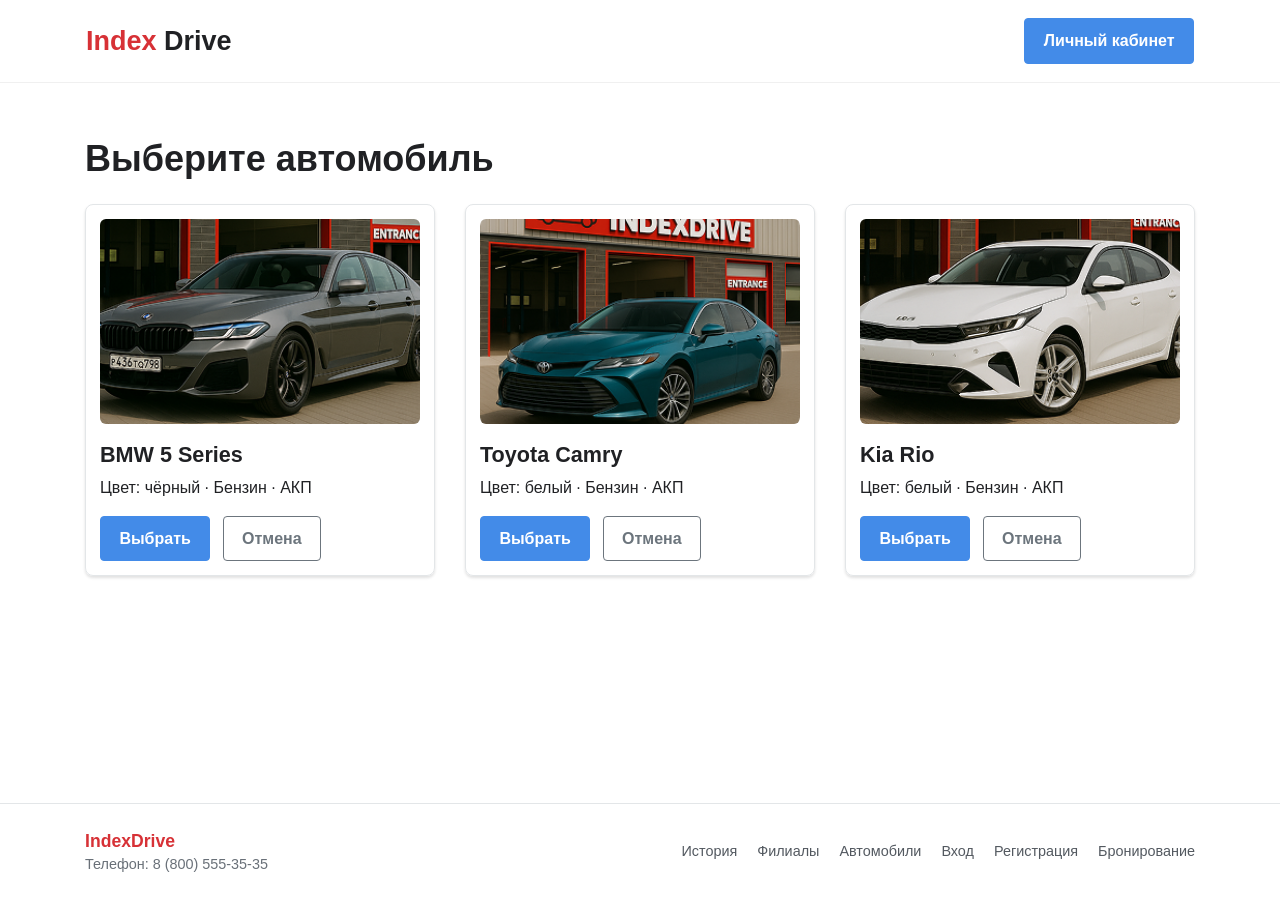
<file: indexdrive/vehicles.html>
<!DOCTYPE html>
<html lang="ru">

<head>
    <meta charset="utf-8">
    <meta name="viewport" content="width=device-width, initial-scale=1">
    <title>Автомобили — IndexDrive</title>
    <link rel="stylesheet" href="https://cdn.jsdelivr.net/npm/bootstrap@4.6.2/dist/css/bootstrap.min.css">
    <link rel="stylesheet" href="styles.css">
</head>

<body>

    <header class="header">
        <nav class="navbar navbar-expand-lg navbar-light container">
            <a class="navbar-brand" href="index.html">Index <span>Drive</span></a>
            <a class="btn btn-primary ml-auto" href="login.html">Личный кабинет</a>
        </nav>
    </header>

    <main class="container content">
        <h1>Выберите автомобиль</h1>

        <div class="row mt-4">
            <article class="col-md-4 mb-4">
                <div class="car-card">
                    <img src="images/car-bmw.png" alt="BMW 5 Series">
                    <h2>BMW 5 Series</h2>
                    <p>Цвет: чёрный · Бензин · АКП</p>
                    <a class="btn btn-primary" href="booking.html">Выбрать</a>
                    <a class="btn btn-outline-secondary ml-2" href="vehicles.html">Отмена</a>
                </div>
            </article>

            <article class="col-md-4 mb-4">
                <div class="car-card">
                    <img src="images/car-toyota.png" alt="Toyota Camry">
                    <h2>Toyota Camry</h2>
                    <p>Цвет: белый · Бензин · АКП</p>
                    <a class="btn btn-primary" href="booking.html">Выбрать</a>
                    <a class="btn btn-outline-secondary ml-2" href="vehicles.html">Отмена</a>
                </div>
            </article>

            <article class="col-md-4 mb-4">
                <div class="car-card">
                    <img src="images/car-kia.png" alt="Kia Rio">
                    <h2>Kia Rio</h2>
                    <p>Цвет: белый · Бензин · АКП</p>
                    <a class="btn btn-primary" href="booking.html">Выбрать</a>
                    <a class="btn btn-outline-secondary ml-2" href="vehicles.html">Отмена</a>
                </div>
            </article>
        </div>
    </main>

    <footer class="footer">
        <div class="container footer-top">
            <div>
                <a class="footer-name" href="index.html">IndexDrive</a>
                <p>Телефон: 8 (800) 555-35-35</p>
            </div>

            <nav class="footer-menu">
                <a href="history.html">История</a>
                <a href="branches.html">Филиалы</a>
                <a href="vehicles.html">Автомобили</a>
                <a href="login.html">Вход</a>
                <a href="register.html">Регистрация</a>
                <a href="booking.html">Бронирование</a>
            </nav>
        </div>
    </footer>

</body>

</html>
</file>
<file: indexdrive/styles.css>
html {
    min-height: 100%;
}

body {
    min-height: 100vh;
    display: flex;
    flex-direction: column;
    color: #202124;
    font-family: Arial, Helvetica, sans-serif;
}


.header {
    border-bottom: 1px solid #f0f0f0;
}

.header .navbar {
    min-height: 82px;
}

.navbar-brand {
    color: #d73136 !important;
    font-size: 27px;
    font-weight: 800;
}

.navbar-brand span {
    color: #202124;
}

.nav-link {
    color: #202124 !important;
}


.btn {
    border-radius: 4px;
    font-weight: 700;
    padding: .6rem 1.15rem;
}

.btn-primary {
    background: #438be8;
    border-color: #438be8;
}


.content {
    flex: 1;
    padding-top: 54px;
    padding-bottom: 76px;
}

h1 {
    font-size: 2.25rem;
    font-weight: 700;
    margin-bottom: .55rem;
}

h2 {
    font-size: 1.55rem;
    font-weight: 700;
}

.subtitle {
    color: #d73136;
    font-size: .78rem;
    font-weight: 700;
    letter-spacing: .08em;
    text-transform: uppercase;
    margin-bottom: .55rem;
}

.lead,
.form-text {
    color: #697078;
}

.block {
    padding-top: 48px;
}


.form-block {
    padding-top: 56px;
}

.form-block h1 {
    margin-bottom: .4rem;
}

.form-text {
    margin-bottom: 28px;
}

.form-group label {
    font-weight: 600;
    margin-bottom: .4rem;
}

.form-control {
    min-height: 44px;
    border-color: #cfd3d7;
    border-radius: 4px;
}

.form-control:focus {
    border-color: #438be8;
    box-shadow: 0 0 0 .18rem rgba(67, 139, 232, .16);
}

.form-note {
    margin-top: 20px;
}

.form-part {
    border-top: 1px solid #e3e6e8;
    padding-top: 24px;
    margin-top: 26px;
}

.form-part h2 {
    margin-bottom: 20px;
}


.table thead th {
    border-top: 0;
    border-bottom: 2px solid #d7dadd;
}

.table td,
.table th {
    vertical-align: middle;
    padding: .85rem .75rem;
}

/* Подвал */

.footer {
    border-top: 1px solid #e3e6e8;
    padding: 24px 0;
}

.footer-top {
    display: flex;
    justify-content: space-between;
    align-items: center;
    gap: 24px;
}

.footer-top p {
    color: #697078;
    font-size: .9rem;
    margin: 0;
}

.footer-name {
    color: #d73136;
    font-weight: 800;
    font-size: 1.1rem;
}

.footer-menu {
    display: flex;
    flex-wrap: wrap;
    justify-content: flex-end;
    gap: 8px 20px;
    max-width: 560px;
}

.footer-menu a {
    color: #535960;
    font-size: .9rem;
}


.promo {
    padding: 22px 0 40px;
}

.promo-img {
    width: 100%;
    height: 400px;
    object-fit: contain;
}

.search,
.cars-list {
    background: #e1edf2;
    padding: 24px;
    border-radius: 8px;
}

.search h2 {
    font-size: 2rem;
    margin-bottom: 24px;
}

.advantage {
    text-align: center;
    padding: 26px 18px;
    border: 1px solid #e3e6e8;
    border-radius: 6px;
    min-height: 150px;
}

.advantage h3 {
    font-size: 1.35rem;
    font-weight: 700;
}

.advantage p {
    margin: 0;
}

.news-block,
.car-card,
.panel {
    border: 1px solid #e3e6e8;
    border-radius: 8px;
    padding: 14px;
    height: 100%;
    box-shadow: 0 2px 3px rgba(0, 0, 0, .12);
}

.news-block img {
    width: 100%;
    height: 180px;
    object-fit: cover;
    border-radius: 6px;
    margin-bottom: 12px;
}

.news-block h3 {
    font-size: 1.1rem;
    font-weight: 700;
}

.news-block p {
    font-size: .92rem;
}


.map-img {
    display: block;
    width: 100%;
    height: auto;
    max-height: 700px;
    object-fit: cover;
    border: 2px solid #999;
    border-radius: 14px;
}

.cars-list h3 {
    font-size: 1.4rem;
    margin-bottom: 18px;
}

.car-mini {
    background: #fff;
    border-radius: 8px;
    padding: 10px;
    box-shadow: 0 2px 4px #999;
}

.car-mini img {
    width: 100%;
    height: 190px;
    object-fit: cover;
    border-radius: 6px;
}

.car-mini h4 {
    font-size: 1.15rem;
    font-weight: 700;
    margin: 8px 0 0;
}

.car-card img {
    width: 100%;
    height: 205px;
    object-fit: cover;
    border-radius: 6px;
}

.car-card h2 {
    font-size: 1.35rem;
    margin-top: 18px;
}


.panel h2 {
    font-size: 1.35rem;
}

.avatar {
    width: 100%;
    max-height: 350px;
    object-fit: cover;
    background: #75aee5;
    border-radius: 8px;
}

.booking-item,
.history-item,
.card-item {
    display: flex;
    align-items: center;
    gap: 14px;
    padding: 12px;
    border: 1px solid #d5d5d5;
    border-radius: 12px;
    box-shadow: 0 2px 4px #bbb;
}

.booking-item img {
    width: 175px;
    height: 90px;
    object-fit: cover;
    border-radius: 8px;
}

.booking-item p {
    margin: 0 0 6px;
}

.history-item {
    align-items: flex-start;
}

.history-item > img {
    width: 220px;
    height: 140px;
    object-fit: cover;
    border-radius: 8px;
}

.card-item {
    justify-content: space-between;
    min-height: 92px;
}

.card-item > div {
    font-size: 1.1rem;
}

.card-item button {
    margin-left: auto;
}


@media (max-width: 767.98px) {
    .content {
        padding-top: 34px;
        padding-bottom: 48px;
    }

    .footer-top {
        align-items: flex-start;
        flex-direction: column;
    }

    .footer-menu {
        justify-content: flex-start;
    }

    .promo-img {
        height: 200px;
        margin-top: 20px;
    }

    .promo h1 {
        font-size: 2.25rem;
    }

    .search {
        padding: 18px;
    }

    .history-item {
        flex-direction: column;
    }

    .history-item > img {
        width: 100%;
        height: 190px;
    }

    .booking-item {
        align-items: flex-start;
        flex-direction: column;
    }

    .booking-item img {
        width: 100%;
        height: 180px;
    }

    .map-img {
        max-height: none;
    }

    .card-item {
        align-items: flex-start;
        flex-direction: column;
    }

    .card-item button {
        margin-left: 0;
    }
}
</file>
